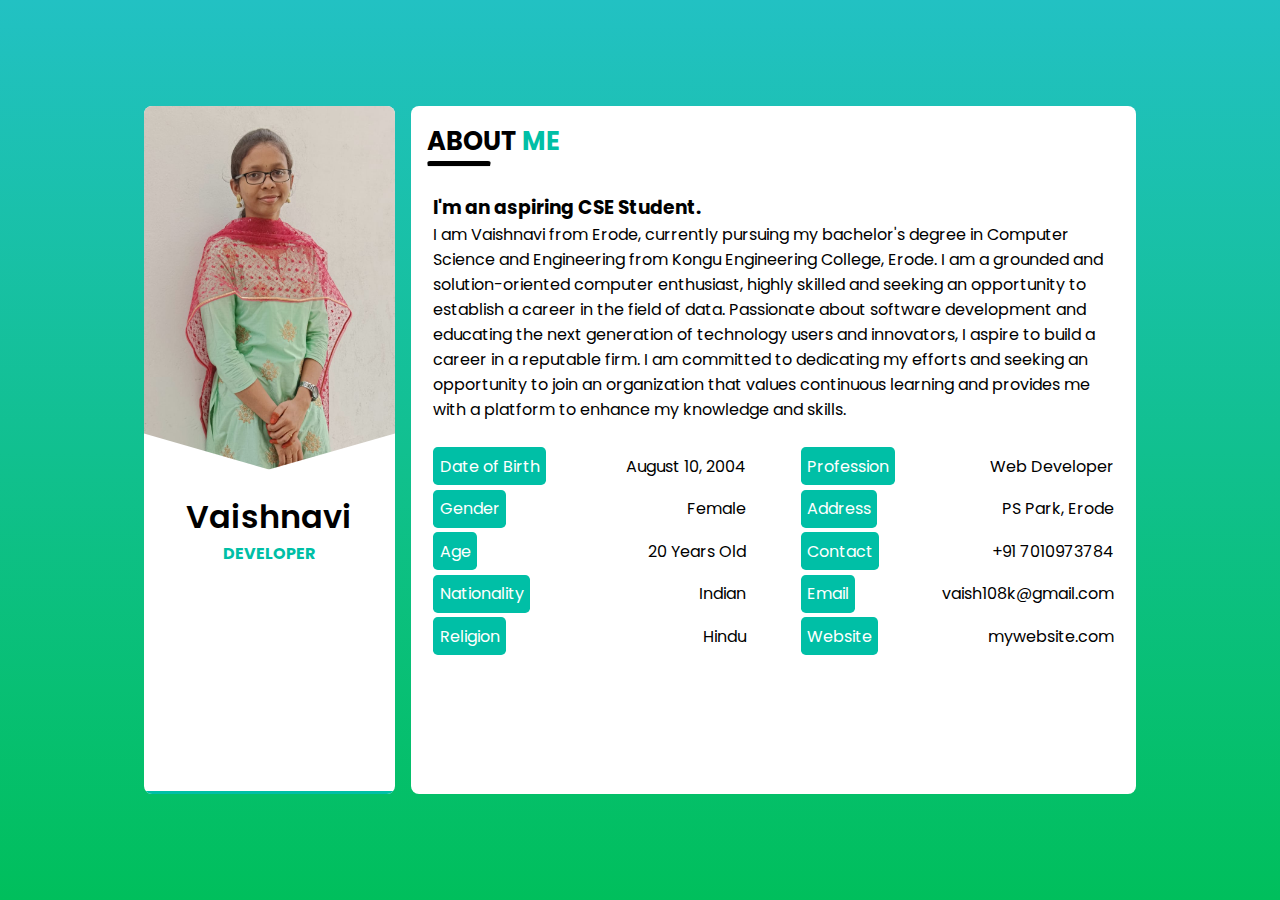
<file: index.html>
<!DOCTYPE html>
<html lang="en">

<head>
    <meta charset="UTF-8">
    <meta http-equiv="X-UA-Compatible" content="IE=edge">
    <meta name="viewport" content="width=device-width, initial-scale=1.0">


    <link rel="stylesheet" href="css/style.css">

  
    <link rel="shortcut icon" href="img/pro2.jpg" type="image/x-icon">

    <link rel="stylesheet" href="https://cdnjs.cloudflare.com/ajax/libs/font-awesome/6.0.0-beta3/css/all.min.css"
        integrity="sha512-Fo3rlrZj/k7ujTnHg4CGR2D7kSs0v4LLanw2qksYuRlEzO+tcaEPQogQ0KaoGN26/zrn20ImR1DfuLWnOo7aBA=="
        crossorigin="anonymous" referrerpolicy="no-referrer" />

    <title>Vaishfolio</title>
</head>

<body>
   
    <ul class="website_container">

        <!-- Global Menu -->
        <div id="global_menu_button_container">
            <p class="site_title">Vaishnavi_Karthikeyan</p>
            <i class="fa fa-bars" id="global_menu_button"></i>
        </div>

        <ul id="global_menu_items">
            <div>
                <i class="fa fa-close" id="global_menu_close_button"></i>
                <li><a href="index.html"><i class="fa fa-home"></i> About</a></li>
                <li><a href="resume.html"><i class="fas fa-file-alt"></i> Resume</a></li>
                <li><a href="projects.html"><i class="fas fa-pen-nib"></i> Projects</a></li>
                <li><a href="services.html"><i class="fas fa-cog"></i> Services</a></li>
                <li><a href="contact.html"><i class="fas fa-phone-square"></i> Contact</a></li>
                <li><a
                    href="./files/VK resume.pdf"
                    class="btn2"
                    target="_blank"
                    ><i class="fas fa-phone-square"></i> MY CV</a
                  ></li>
            </div>
        </ul>

        <!--x Global Menu x-->



        <!-- sidebar -->
        <div class="sidebar_container">
            <!-- Sidebar Image -->
            <div class="image">
                <img src="img/pro2.jpg" alt="John Roe">
                <div class="right_image_box"></div>
                <div class="left_image_box"></div>
            </div>

            <!-- sidebar Content -->
            <div class="sidebar_content">
                <!-- Long name can be applied so easily -->
                <h1>Vaishnavi</h1>
                <p>Developer</p>
                <!-- Social Medias -->
                <div class="social_media">
                    <a href="https://www.facebook.com/vaish1082004/"><i class="fab fa-facebook"></i></a>
                    <a href="https://github.com/Vaish228"><i class="fab fa-github"></i></a>
                    <a href="https://www.linkedin.com/in/vaishnavi-karthikeyan-315947257/"><i class="fab fa-linkedin"></i></a>
                </div>
            </div>

            <!-- Sidebar Buttom Menu -->
            <div class="sidebar_buttom_menu" id="sidebar_buttom_menu">
                <i class="fa fa-bars" id="sidebar_menu_icon"></i>
            </div>

            <!-- Sidebar Navigation -->
            <ul class="sidebar_navigation" id="sidebar_navigation">
                <li><a href="index.html" class="active">About</a></li>
                <li><a href="resume.html">Resume</a></li>
                <li><a href="projects.html">Projects</a></li>
                <li><a href="services.html">Services</a></li>
                <li><a href="contact.html">Contact</a></li>
                <li><a
                    href="./files/VK resume.pdf"
                    class="btn2"
                    target="_blank"
                    > My CV</a
                  ></li>

            </ul>

        </div>
        <!-- content -->
        <div class="content_container">
            <!-- About Page -->
            <div class="about_page">
                <h2 class="title">About <span>Me</span></h2>
                <hr class="line">
                <div class="about_content">
                    <p class="about_text"><h3>I'm an aspiring CSE Student.</h3>I am Vaishnavi from Erode, currently pursuing my bachelor's degree in Computer Science and Engineering from Kongu Engineering College, Erode. I am a grounded and solution-oriented computer enthusiast, highly skilled and seeking an opportunity to establish a career in the field of data.
                        Passionate about software development and educating the next generation of technology users and innovators, I aspire to build a career in a reputable firm. I am committed to dedicating my efforts and seeking an opportunity to join an organization that values continuous learning and provides me with a platform to enhance my knowledge and skills.</p>
                </div>
                <div class="about_profile">
                    <ul class="left_profile">
                        <li><span class="profile_title">Date of Birth</span><span>August 10, 2004</span></li>
                        <li><span class="profile_title">Gender</span><span>Female</span></li>
                        <li><span class="profile_title">Age</span><span>20 Years Old</span></li>
                        <li><span class="profile_title">Nationality</span><span>Indian</span></li>
                        <li><span class="profile_title">Religion</span><span>Hindu</span></li>
                    </ul>

                    <ul class="right_profile">
                        <li><span class="profile_title">Profession</span><span>Web Developer</span></li>
                        <li><span class="profile_title">Address</span><span>PS Park, Erode</span></li>
                        <li><span class="profile_title">Contact</span><span>+91 7010973784</span></li>
                        <li><span class="profile_title">Email</span><span>vaish108k@gmail.com</span></li>
                        <li><span class="profile_title">Website</span><span>mywebsite.com</span></li>
                       
                    </ul>
                </div>

            </div>
        </div>


        <script src="js/script.js"></script>
</body>

</html>
</file>
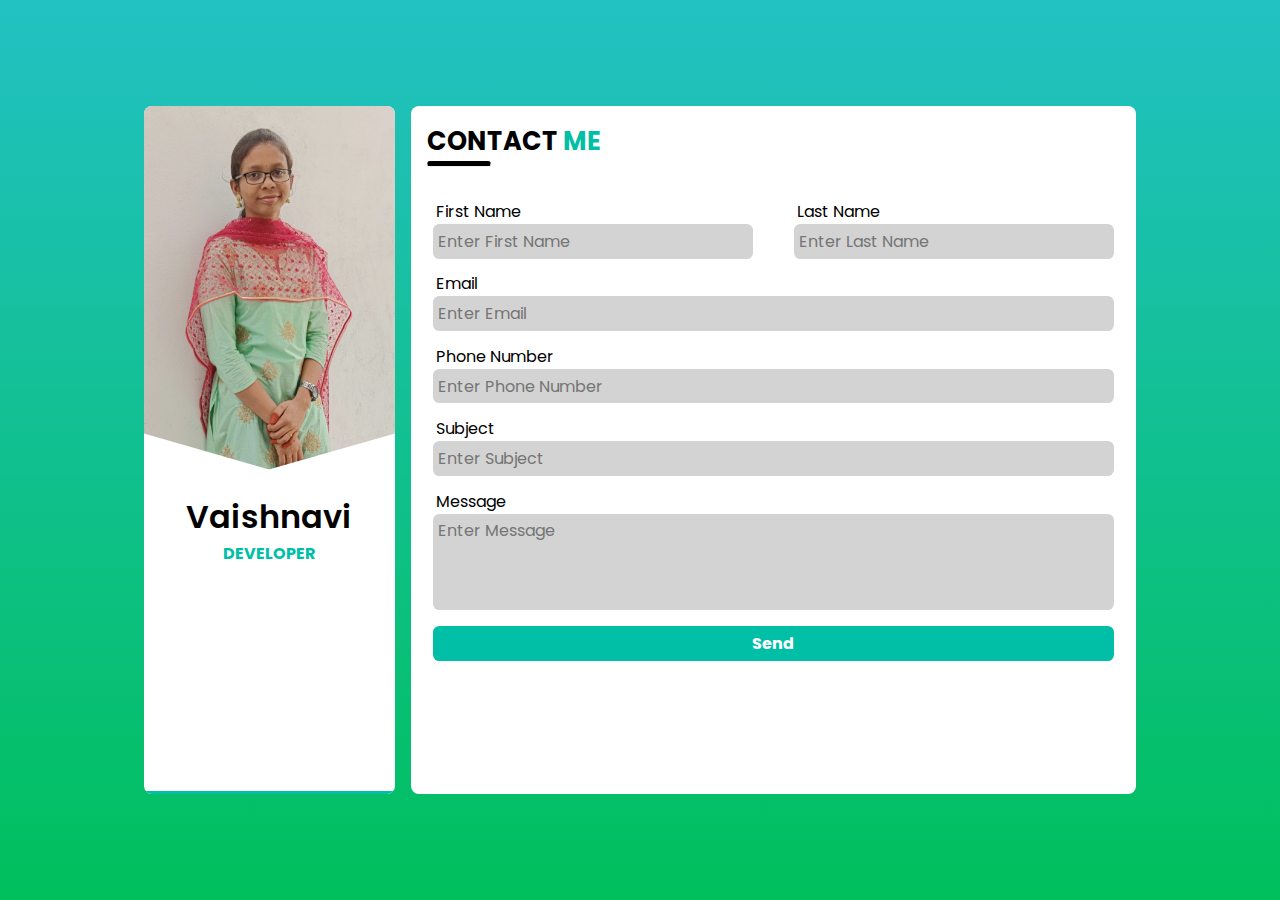
<file: contact.html>
<!DOCTYPE html>
<html lang="en">

<head>
    <meta charset="UTF-8">
    <meta http-equiv="X-UA-Compatible" content="IE=edge">
    <meta name="viewport" content="width=device-width, initial-scale=1.0">

    <!-- CSS file -->
    <link rel="stylesheet" href="css/style.css">

    <!-- Favicon -->
    <link rel="shortcut icon" href="img/pro2.jpg" type="image/x-icon">

    <!-- Fontawesome CDN -->
    <link rel="stylesheet" href="https://cdnjs.cloudflare.com/ajax/libs/font-awesome/6.0.0-beta3/css/all.min.css"
        integrity="sha512-Fo3rlrZj/k7ujTnHg4CGR2D7kSs0v4LLanw2qksYuRlEzO+tcaEPQogQ0KaoGN26/zrn20ImR1DfuLWnOo7aBA=="
        crossorigin="anonymous" referrerpolicy="no-referrer" />

    <title>Vaishfolio</title>
</head>

<body>
    <!-- Website Layout -->
    <div class="website_container">

        <!-- Global Menu -->
        <div id="global_menu_button_container">
            <p class="site_title">Vaishnavi_Karthikeyan</p>
            <i class="fa fa-bars" id="global_menu_button"></i>
        </div>

        <ul id="global_menu_items">
            <div>
                <i class="fa fa-close" id="global_menu_close_button"></i>
                <li><a href="index.html"><i class="fa fa-home"></i> About</a></li>
                <li><a href="resume.html"><i class="fas fa-file-alt"></i> Resume</a></li>
                <li><a href="projects.html"><i class="fas fa-pen-nib"></i> Projects</a></li>
                <li><a href="services.html"><i class="fas fa-cog"></i> Services</a></li>
                <li><a href="contact.html"><i class="fas fa-phone-square"></i> Contact</a></li>
                <li><a
                    href="./files/VK resume.pdf"
                    class="btn2"
                    target="_blank"
                    > My CV</a
                  ></li> 
            </div>
        </ul>

        <!--x Global Menu x-->

         <!-- sidebar -->
         <div class="sidebar_container">
            <!-- Sidebar Image -->
            <div class="image">
                <img src="img/pro2.jpg" alt="John Roe">
                <div class="right_image_box"></div>
                <div class="left_image_box"></div>
            </div>

            <!-- sidebar Content -->
            <div class="sidebar_content">
                <!-- Long name can be applied so easily -->
                <h1>Vaishnavi</h1>
                <p>Developer</p>
                <!-- Social Medias -->
                <div class="social_media">
                    <a href="https://www.facebook.com/vaish1082004/"><i class="fab fa-facebook"></i></a>
                    <a href="https://github.com/Vaish228"><i class="fab fa-github"></i></a>
                    <a href="https://www.linkedin.com/in/vaishnavi-karthikeyan-315947257/"><i class="fab fa-linkedin"></i></a>
                </div>
            </div>
            <!-- Sidebar Buttom Menu -->
            <div class="sidebar_buttom_menu" id="sidebar_buttom_menu">
                <i class="fa fa-bars" id="sidebar_menu_icon"></i>
            </div>

            <!-- Sidebar Navigation -->
            <ul class="sidebar_navigation" id="sidebar_navigation">
                <li><a href="index.html">About</a></li>
                <li><a href="resume.html">Resume</a></li>
                <li><a href="projects.html">Projects</a></li>
                <li><a href="services.html">Services</a></li>
                <li><a href="contact.html" class="active">Contact</a></li>
                <li><a
                    href="./files/VK resume.pdf"
                    class="btn2"
                    target="_blank"
                    > My CV</a
                  ></li>
            </ul>

        </div>
        <!-- content -->
        <div class="content_container">
            <!-- Contact Page -->
            <div class="contact_page">
                <h2 class="title">Contact <span>Me</span></h2>
                <hr class="line">
                <div class="contact_container">
                    <form action="post">
                        <div class="form_name_row">
                            <div class="left_form_row">
                                <label>First Name</label>
                                <input type="text" required placeholder="Enter First Name">
                            </div>
                            <div class="right_form_row">
                                <label>Last Name</label>
                                <input type="text" required placeholder="Enter Last Name">
                            </div>
                        </div>
                        <label>Email</label>
                        <input type="email" name="" id="" required placeholder="Enter Email">
                        <label>Phone Number</label>
                        <input type="text" name="" id="" required placeholder="Enter Phone Number">
                        <label>Subject</label>
                        <input type="text" name="" id="" required placeholder="Enter Subject">
                        <label>Message</label>
                        <textarea name="" id="" cols="30" rows="10" required placeholder="Enter Message"></textarea>
                        <input type="submit" value="Send" id="send_button">
                    </form>
                </div>
            </div>
        </div>
    </div>


    <script src="js/script.js"></script>
</body>

</html>
</file>
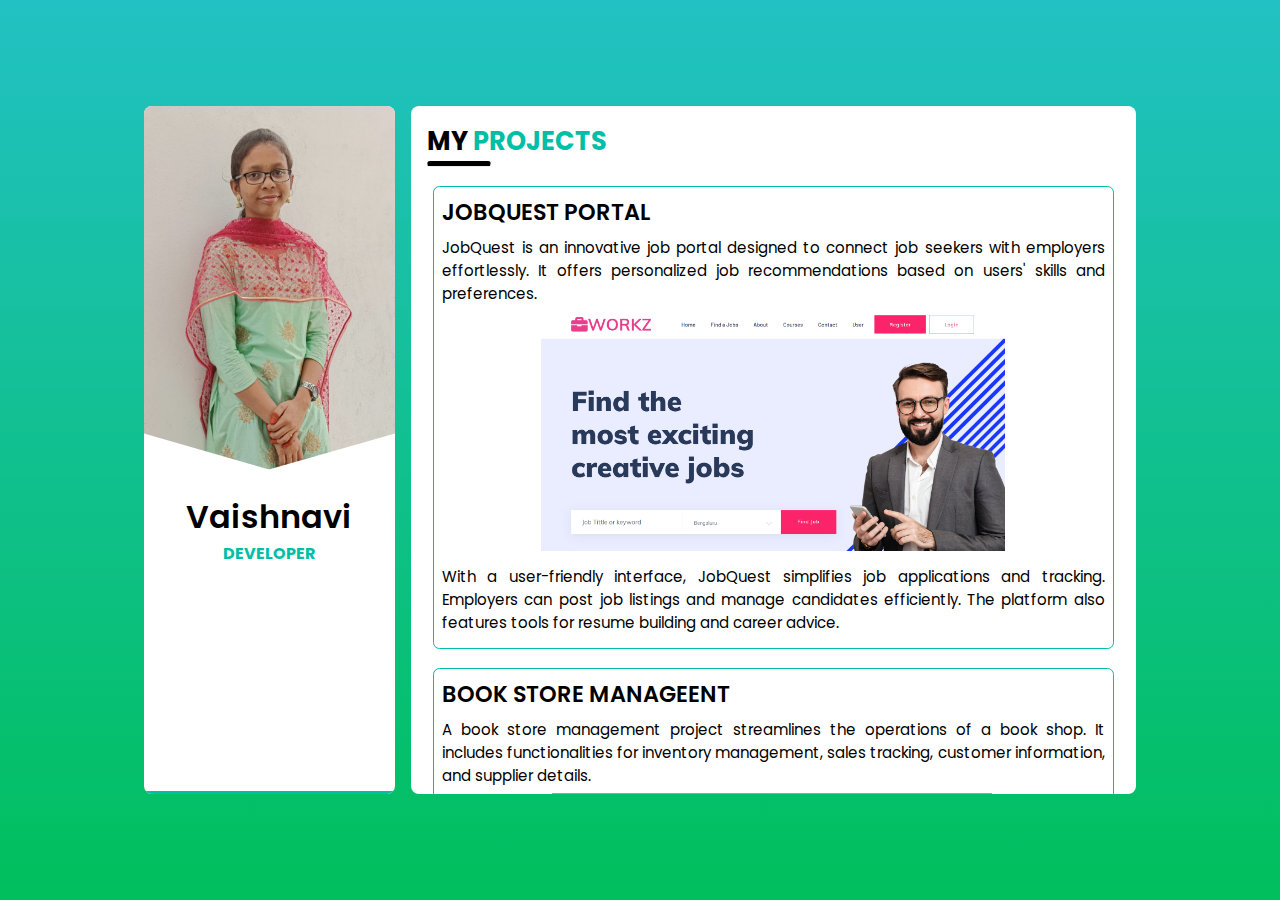
<file: projects.html>
<!DOCTYPE html>
<html lang="en">

<head>
    <meta charset="UTF-8">
    <meta http-equiv="X-UA-Compatible" content="IE=edge">
    <meta name="viewport" content="width=device-width, initial-scale=1.0">

    <!-- CSS file -->
    <link rel="stylesheet" href="css/style.css">

    <!-- Favicon -->
    <link rel="shortcut icon" href="img/pro2.jpg" type="image/x-icon">

    <!-- Fontawesome CDN -->
    <link rel="stylesheet" href="https://cdnjs.cloudflare.com/ajax/libs/font-awesome/6.0.0-beta3/css/all.min.css"
        integrity="sha512-Fo3rlrZj/k7ujTnHg4CGR2D7kSs0v4LLanw2qksYuRlEzO+tcaEPQogQ0KaoGN26/zrn20ImR1DfuLWnOo7aBA=="
        crossorigin="anonymous" referrerpolicy="no-referrer" />

    <title>Vaishfolio</title>
</head>

<body>
    <!-- Website Layout -->
    <div class="website_container">

        <!-- Global Menu -->
        <div id="global_menu_button_container">
            <p class="site_title">Vaishnavi_Karthikeyan</p>
            <i class="fa fa-bars" id="global_menu_button"></i>
        </div>

        <ul id="global_menu_items">
            <div>
                <i class="fa fa-close" id="global_menu_close_button"></i>
                <li><a href="index.html"><i class="fa fa-home"></i> About</a></li>
                <li><a href="resume.html"><i class="fas fa-file-alt"></i> Resume</a></li>
                <li><a href="projects.html"><i class="fas fa-pen-nib"></i> Projects</a></li>
                <li><a href="services.html"><i class="fas fa-cog"></i> Services</a></li>
                <li><a href="contact.html"><i class="fas fa-phone-square"></i> Contact</a></li>
                <li><a
                    href="./files/VK resume.pdf"
                    class="btn2"
                    target="_blank"
                    > My CV</a
                  ></li>
            </div>
        </ul>

        <!--x Global Menu x-->

         <!-- sidebar -->
         <div class="sidebar_container">
            <!-- Sidebar Image -->
            <div class="image">
                <img src="img/pro2.jpg" alt="John Roe">
                <div class="right_image_box"></div>
                <div class="left_image_box"></div>
            </div>

            <!-- sidebar Content -->
            <div class="sidebar_content">
                <!-- Long name can be applied so easily -->
                <h1>Vaishnavi</h1>
                <p>Developer</p>
                <!-- Social Medias -->
                <div class="social_media">
                    <a href="https://www.facebook.com/vaish1082004/"><i class="fab fa-facebook"></i></a>
                    <a href="https://github.com/Vaish228"><i class="fab fa-github"></i></a>
                    <a href="https://www.linkedin.com/in/vaishnavi-karthikeyan-315947257/"><i class="fab fa-linkedin"></i></a>
                </div>
            </div>
            <!-- Sidebar Buttom Menu -->
            <div class="sidebar_buttom_menu" id="sidebar_buttom_menu">
                <i class="fa fa-bars" id="sidebar_menu_icon"></i>
            </div>

            <!-- Sidebar Navigation -->
            <ul class="sidebar_navigation" id="sidebar_navigation">
                <li><a href="index.html">About</a></li>
                <li><a href="resume.html">Resume</a></li>
                <li><a href="projects.html" class="active">Projects</a></li>
                <li><a href="services.html">Services</a></li>
                <li><a href="contact.html">Contact</a></li>
                <li><a
                    href="./files/VK resume.pdf"
                    class="btn2"
                    target="_blank"
                    > My CV</a
                  ></li>
            </ul>

        </div>
        <!-- content -->
        <div class="content_container">
            <!-- Blogs Page -->
            <div class="blogs_page">
                <h2 class="title">My <span>Projects</span></h2>
                <hr class="line">
                <div class="blogs_container">
                    <!-- Single Blog -->
                   

                    <!-- Single Blog -->
                    <div class="blog_box">
                        <h2 class="blog_title">JOBQUEST PORTAL</h2>
                        <p class="blog_text">JobQuest is an innovative job portal designed to connect job seekers with employers effortlessly. It offers personalized job recommendations based on users' skills and preferences.
                        </p>
                        <center><a href="https://github.com/Vaish228/Jobquest"><img src="img/Screenshot (183).png" alt="Blog 2" class="blog_image"></a></center>
                        <p class="blog_text">With a user-friendly interface, JobQuest simplifies job applications and tracking. Employers can post job listings and manage candidates efficiently. The platform also features tools for resume building and career advice.

                        </p>
                    </div>

                    <!-- Single Blog -->
                    <div class="blog_box">
                        <h2 class="blog_title">BOOK STORE MANAGEENT</h2>
                        <p class="blog_text">A book store management project streamlines the operations of a book shop. It includes functionalities for inventory management, sales tracking, customer information, and supplier details. </p>
                            <center><img src="img/Screenshot (186).png" alt="Blog 3" class="blog_image"><a href="https://github.com/Vaish228/Jobquest"></a></center>
                        <p class="blog_text">The system helps manage book stock levels, process transactions, and generate reports. It enhances efficiency, reduces manual errors, and provides a better customer experience. Overall, it simplifies the day-to-day operations of running a book store.</p>
                    </div>

                    <div class="blog_box">
                        <h2 class="blog_title">EXPENSE MANAGEMENT</h2>
                        <p class="blog_text">An expenses management project helps track and control spending by recording, categorizing, and analyzing expenses. It offers features like budgeting, expense categorization, and financial reporting. </p>
                            <center><img src="img/Screenshot (181).png" alt="Blog 1" class="blog_image"></center>
                        <p class="blog_text">The system aims to improve financial efficiency and reduce unnecessary costs. Users can monitor their spending habits and make informed financial decisions. The project can be tailored for personal use or integrated into business operations.</p>
                    </div>

                    <div class="blog_box">
                        <h2 class="blog_title">FRUIT SHOP LANDING PAGE</h2>
                        <p class="blog_text">
                            A fruit shop landing page showcases fresh produce with a vibrant and inviting design. It features a clean layout with colorful images of fruits, highlighting specials and promotions. </p>
                            <center><a href ="https://github.com/Vaish228/Landing-Page.git"><img src="img/Screenshot (184).png" alt="Blog 1" class="blog_image"></a></center>
                        <p class="blog_text">The navigation is user-friendly, directing customers to different sections like fruits, offers, and contact information. The page is styled with CSS to ensure a visually appealing and responsive design.</p>
                    </div>

                    <div class="blog_box">
                        <h2 class="blog_title">SMART WATER TAX CALCULATION METER</h2>
                        <p class="blog_text">
                            A smart water tax calculation meter can be built using Arduino IoT, a water valve, and some jump wires. The Arduino monitors water usage through sensors and controls the valve to manage flow. </p>
                            <center><img src="img/Screenshot (182).png" alt="Blog 1" class="blog_image"></center>
                        <p class="blog_text"> It calculates the water tax based on usage data, sending real-time information to a connected device. This system ensures accurate billing and efficient water management. Simple components and coding make it a cost-effective solution.</p>
                    </div>

                    <div class="blog_box">
                        <h2 class="blog_title">BASIC SIGNUP FORM</h2>
                        <p class="blog_text">A signup form using the MERN stack (MongoDB, Express.js, React, and Node.js) enables users to create accounts efficiently. React handles the front-end form input and validation, providing a dynamic user experience.</p>
                            <center><a href="https://github.com/Vaish228/Signup.git"><img src="img/Screenshot (187).png" alt="Blog 1" class="blog_image"></a></center>
                        <p class="blog_text">Express.js and Node.js manage the backend, processing form data and interacting with the MongoDB database to store user credentials securely. This combination ensures a scalable, responsive, and robust signup process. The MERN stack's seamless integration enhances both performance and development speed.</p>
                    </div>
                    <div class="blog_box">
                        <h2 class="blog_title">JOB PORTAL UI</h2>
                        <p class="blog_text">The Job Portal UI designed in Figma offers a sleek, user-friendly interface. It features intuitive navigation for job seekers and employers, a responsive design for seamless use across devices, and interactive elements for job search, application tracking, and profile management.</p>
                            <center><a href="https://www.figma.com/design/F0pDo14RUrqwcDJsqFcSDE/Untitled?node-id=0-1&t=DL43SXemrnZnprCd-1"><img src="img/Screenshot(188).png" alt="Blog 1" class="blog_image"></a></center>
                        <p class="blog_text">The design incorporates modern aesthetics with clear call-to-action buttons and a streamlined layout to enhance the user experience. Real-time collaboration in Figma ensures efficient feedback and iteration cycles.
                        </p>
                    </div>
                    <div class="blog_box">
                        <h2 class="blog_title">VEHICLE RENTAL SERVICE UI</h2>
                        <p class="blog_text">The vehicle rental service UI, designed in Figma, features an intuitive interface with a user-friendly booking system. It includes a searchable catalog of available vehicles, complete with images, descriptions, and pricing details.</p>
                            <center><a href="https://www.figma.com/design/6VseBYIqOYkxioWDLxVnyo/Untitled?node-id=0-1&t=afSBR1W2njNTHtYm-1"><img src="img/Screenshot(190).png" alt="Blog 1" class="blog_image"></a></center>
                        <p class="blog_text">Users can easily filter by vehicle type, rental duration, and location. The design also incorporates seamless reservation and payment processes. Additionally, it provides account management options for tracking rentals and viewing past bookings.</p>
                    </div>
                    <div class="blog_box">
                        <h2 class="blog_title">BOOK APP UI</h2>
                        <p class="blog_text">The Book App UI, designed in Figma, offers a sleek and intuitive interface for browsing, reading, and managing books. The home screen features personalized recommendations and trending titles.</p>
                            <center><a href="https://www.figma.com/design/sg4PKGKzljnpnTx5WRGkWP/CAT-2?node-id=0-1&t=w3QtUXuYUAL0wskY-1"><img src="img/Screenshot(189).png" alt="Blog 1" class="blog_image"></a></center>
                        <p class="blog_text">Users can easily search, filter, and categorize books into collections. The reading interface includes customizable settings for a comfortable experience. Seamless navigation and minimalistic design ensure a user-friendly and visually appealing app.
                        </p>
                    </div>
                    
                    <div class="blog_box">
                        <h2 class="blog_title">CGPA CALCULATOR</h2>
                        <p class="blog_text">A CGPA calculator can be developed using HTML, CSS, and JavaScript. The HTML structure provides input fields for grades and credits, while CSS styles the user interface for a visually appealing layout. </p>
                            <center><a href="https://github.com/Vaish228/CGPA-calculator"><img src="img/Screenshot (185).png" alt="Blog 1" class="blog_image"></a></center>
                        <p class="blog_text">JavaScript handles the logic to calculate the CGPA by processing the entered grades and credits, displaying the result instantly. This web-based tool offers students a convenient way to compute their CGPA accurately and efficiently. The project showcases fundamental web development skills.
                        </p>
                    </div>

                </div>
            </div>
        </div>
    </div>


    <script src="js/script.js"></script>
</body>

</html>
</file>
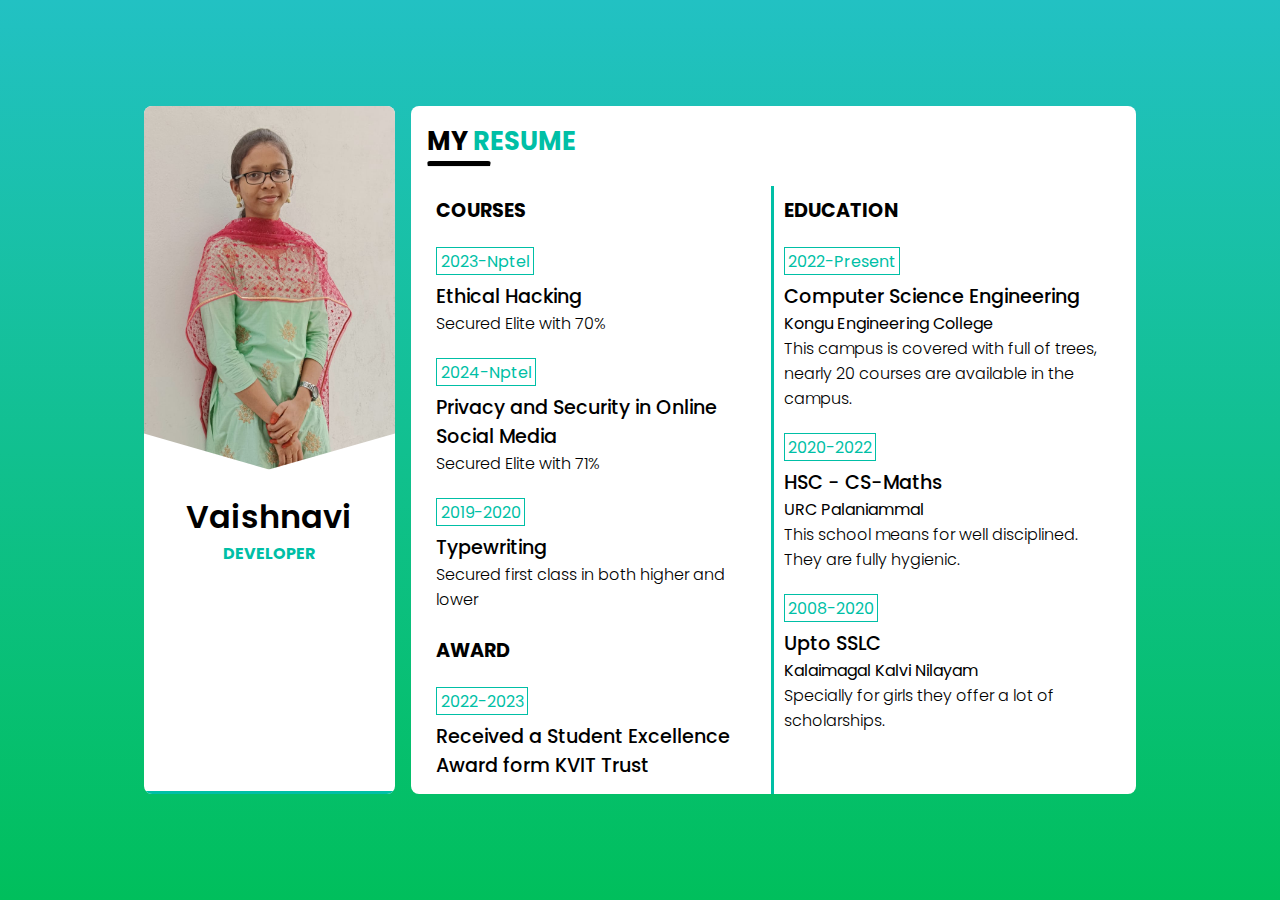
<file: resume.html>
<!DOCTYPE html>
<html lang="en">

<head>
    <meta charset="UTF-8">
    <meta http-equiv="X-UA-Compatible" content="IE=edge">
    <meta name="viewport" content="width=device-width, initial-scale=1.0">

    <!-- CSS file -->
    <link rel="stylesheet" href="css/style.css">

    <!-- Favicon -->
    <link rel="shortcut icon" href="img/pro2.jpg" type="image/x-icon">

    <!-- Fontawesome CDN -->
    <link rel="stylesheet" href="https://cdnjs.cloudflare.com/ajax/libs/font-awesome/6.0.0-beta3/css/all.min.css"
        integrity="sha512-Fo3rlrZj/k7ujTnHg4CGR2D7kSs0v4LLanw2qksYuRlEzO+tcaEPQogQ0KaoGN26/zrn20ImR1DfuLWnOo7aBA=="
        crossorigin="anonymous" referrerpolicy="no-referrer" />

    <title>Vaishfolio</title>
</head>

<body>
    <!-- Website Layout -->
    <div class="website_container">

        <!-- Global Menu -->
        <div id="global_menu_button_container">
            <p class="site_title">Vaishnavi_Karthikeyan</p>
            <i class="fa fa-bars" id="global_menu_button"></i>
        </div>

        <ul id="global_menu_items">
            <div>
                <i class="fa fa-close" id="global_menu_close_button"></i>
                <li><a href="index.html"><i class="fa fa-home"></i> About</a></li>
                <li><a href="resume.html"><i class="fas fa-file-alt"></i> Resume</a></li>
                <li><a href="projects.html"><i class="fas fa-pen-nib"></i> Projects</a></li>
                <li><a href="services.html"><i class="fas fa-cog"></i> Services</a></li>
                <li><a href="contact.html"><i class="fas fa-phone-square"></i> Contact</a></li>
                <li><a
                    href="./files/VK resume.pdf"
                    class="btn2"
                    target="_blank"
                    > My CV</a
                  ></li>
            </div>
        </ul>

        <!--x Global Menu x-->

        <!-- sidebar -->
        <div class="sidebar_container">
            <!-- Sidebar Image -->
            <div class="image">
                <img src="img/pro2.jpg" alt="John Roe">
                <div class="right_image_box"></div>
                <div class="left_image_box"></div>
            </div>

            <!-- sidebar Content -->
            <div class="sidebar_content">
                <!-- Long name can be applied so easily -->
                <h1>Vaishnavi</h1>
                <p>Developer</p>
                <!-- Social Medias -->
                <div class="social_media">
                    <a href="https://www.facebook.com/vaish1082004/"><i class="fab fa-facebook"></i></a>
                    <a href="https://github.com/Vaish228"><i class="fab fa-github"></i></a>
                    <a href="https://www.linkedin.com/in/vaishnavi-karthikeyan-315947257/"><i class="fab fa-linkedin"></i></a>
                </div>
            </div>
            <!-- Sidebar Buttom Menu -->
            <div class="sidebar_buttom_menu" id="sidebar_buttom_menu">
                <i class="fa fa-bars" id="sidebar_menu_icon"></i>
            </div>

            <!-- Sidebar Navigation -->
            <ul class="sidebar_navigation" id="sidebar_navigation">
                <li><a href="index.html">About</a></li>
                <li><a href="resume.html" class="active">Resume</a></li>
                <li><a href="projects.html">Projects</a></li>
                <li><a href="services.html">Services</a></li>
                <li><a href="contact.html">Contact</a></li>
                <li><a
                    href="./files/VK resume.pdf"
                    class="btn2"
                    target="_blank"
                    > My CV</a
                  ></li>
            </ul>

        </div>
        <!-- content -->
        <div class="content_container">
            <!-- Resume Page -->
            <div class="resume_page">
                <h2 class="title">My <span>Resume</span></h2>
                <hr class="line">
                <div class="resume_container">
                    <!-- Experience container -->
                    <div class="left_resume">
                        <h2 class="resume_title"><i class="fa fa-suitcase"></i>Courses</h2>
                        <div class="resume_box">
                            <span class="resume_date">2023-Nptel</span>
                            <p class="resume_box_title">Ethical Hacking</p>
                            <p class="resume_text">Secured Elite with 70%</p>
                        </div>

                        <div class="resume_box">
                            <span class="resume_date">2024-Nptel</span>
                            <p class="resume_box_title">Privacy and Security in Online Social Media</p>
                            <p class="resume_text">Secured Elite with 71%</p>
                        </div>

                        <div class="resume_box">
                            <span class="resume_date">2019-2020</span>
                            <p class="resume_box_title">Typewriting</p>
                            <p class="resume_text">Secured first class in both higher and lower</p>
                        </div>
                        <h2 class="resume_title"><i class="fa fa-award"></i>Award</h2>
                        <div class="resume_box">
                            <span class="resume_date">2022-2023</span>
                            <p class="resume_box_title">Received a Student Excellence Award form KVIT Trust</p>
                        </div>
                    </div>

                    <!-- Education Container -->
                    <div class="right_resume">
                        <h2 class="resume_title"><i class="fas fa-book-open"></i> Education</h2>
                        <div class="resume_box">
                            <span class="resume_date">2022-Present</span>
                            <p class="resume_box_title">Computer Science Engineering</p>
                            <p class="resume_conpany">Kongu Engineering College</p>
                            <p class="resume_text">This campus is covered with full of trees, nearly 20 courses are available in the campus.</p>
                            
                        </div>

                        <div class="resume_box">
                            <span class="resume_date">2020-2022</span>
                            <p class="resume_box_title">HSC - CS-Maths</p>
                            <p class="resume_conpany">URC Palaniammal </p>
                            <p class="resume_text">This school means for well disciplined. They are fully hygienic.</p>
                        </div>

                        <div class="resume_box">
                            <span class="resume_date">2008-2020</span>
                            <p class="resume_box_title">Upto SSLC</p>
                            <p class="resume_conpany">Kalaimagal Kalvi Nilayam </p>
                            <p class="resume_text">Specially for girls they offer a lot of scholarships.</p>
                        </div>
                    </div>

                </div>

                <h2 class="title">My <span>Skills</span></h2>
                <hr class="line">
                <!-- Skill Container -->
                <div class="resume_container">
                    <div class="left_resume">
                        <h2 class="resume_title"><i class="fas fa-pencil-ruler"></i> Technology</h2>
                        <div class="skill_box">
                            <h2 class="skill_title">Web Design</h2>
                            <div class="skill_line_container">
                                <div class="skill_line" style="width: 60%;"></div>
                            </div>
                        </div>
                        <div class="skill_box">
                            <h2 class="skill_title">Data Management</h2>
                            <div class="skill_line_container">
                                <div class="skill_line" style="width: 70%;"></div>
                            </div>
                        </div>
                        <div class="skill_box">
                            <h2 class="skill_title">Devops</h2>
                            <div class="skill_line_container">
                                <div class="skill_line" style="width: 70%;"></div>
                            </div>
                        </div>
                        <div class="skill_box">
                            <h2 class="skill_title">Flutter</h2>
                            <div class="skill_line_container">
                                <div class="skill_line" style="width: 30%;"></div>
                            </div>
                        </div>

                        <div class="skill_box">
                            <h2 class="skill_title">Figma</h2>
                            <div class="skill_line_container">
                                <div class="skill_line" style="width: 89%;"></div>
                            </div>
                        </div>

                    </div>
                    <div class="right_resume">
                        <h2 class="resume_title"><i class="fas fa-code"></i> Coding</h2>
                        <div class="skill_box">
                            <h2 class="skill_title">Java/C</h2>
                            <div class="skill_line_container">
                                <div class="skill_line" style="width: 80%;"></div>
                            </div>
                        </div>

                        <div class="skill_box">
                            <h2 class="skill_title">C++/Python</h2>
                            <div class="skill_line_container">
                                <div class="skill_line" style="width: 60%;"></div>
                            </div>
                        </div>

                        <div class="skill_box">
                            <h2 class="skill_title">HTML/CSS/JS</h2>
                            <div class="skill_line_container">
                                <div class="skill_line" style="width: 75%;"></div>
                            </div>
                        </div>
                    </div>
                </div>
            </div>
        </div>
    </div>


    <script src="js/script.js"></script>
</body>

</html>
</file>
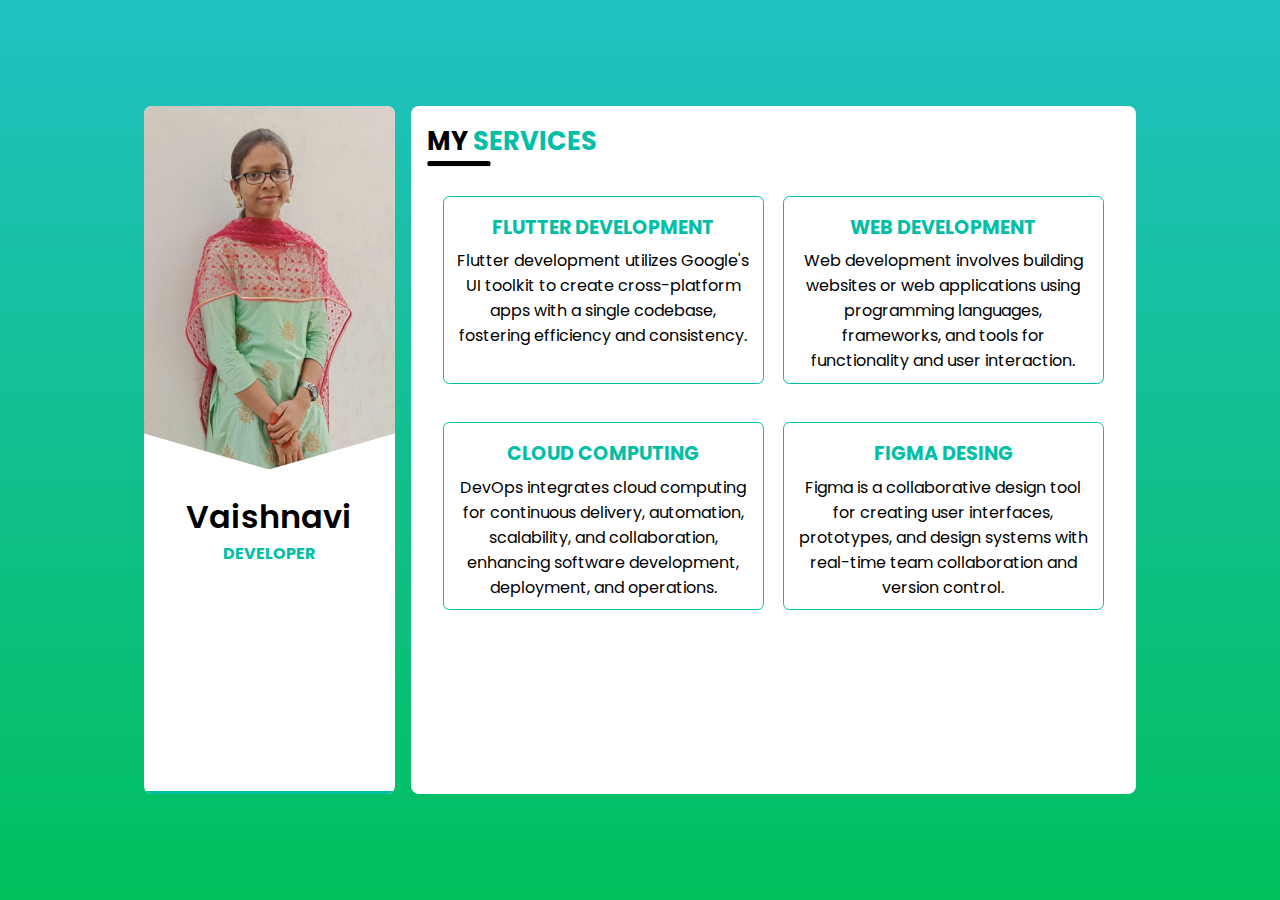
<file: services.html>
<!DOCTYPE html>
<html lang="en">

<head>
    <meta charset="UTF-8">
    <meta http-equiv="X-UA-Compatible" content="IE=edge">
    <meta name="viewport" content="width=device-width, initial-scale=1.0">

    <!-- CSS file -->
    <link rel="stylesheet" href="css/style.css">

    <!-- Favicon -->
    <link rel="shortcut icon" href="img/pro2.jpg" type="image/x-icon">

    <!-- Fontawesome CDN -->
    <link rel="stylesheet" href="https://cdnjs.cloudflare.com/ajax/libs/font-awesome/6.0.0-beta3/css/all.min.css"
        integrity="sha512-Fo3rlrZj/k7ujTnHg4CGR2D7kSs0v4LLanw2qksYuRlEzO+tcaEPQogQ0KaoGN26/zrn20ImR1DfuLWnOo7aBA=="
        crossorigin="anonymous" referrerpolicy="no-referrer" />

    <title>Vaishfolio</title>
</head>

<body>
    <!-- Website Layout -->
    <div class="website_container">

        <!-- Global Menu -->
        <div id="global_menu_button_container">
            <p class="site_title">Vaishnavi_Karthikeyan</p>
            <i class="fa fa-bars" id="global_menu_button"></i>
        </div>

        <ul id="global_menu_items">
            <div>
                <i class="fa fa-close" id="global_menu_close_button"></i>
                <li><a href="index.html"><i class="fa fa-home"></i> About</a></li>
                <li><a href="resume.html"><i class="fas fa-file-alt"></i> Resume</a></li>
                <li><a href="projects.html"><i class="fas fa-pen-nib"></i> Projects</a></li>
                <li><a href="services.html"><i class="fas fa-cog"></i> Services</a></li>
                <li><a href="contact.html"><i class="fas fa-phone-square"></i> Contact</a></li>
                <li><a
                    href="./files/VK resume.pdf"
                    class="btn2"
                    target="_blank"
                    > My CV</a
                  ></li>
            </div>
        </ul>

        <!--x Global Menu x-->

        <!-- sidebar -->
        <div class="sidebar_container">
            <!-- Sidebar Image -->
            <div class="image">
                <img src="img/pro2.jpg" alt="John Roe">
                <div class="right_image_box"></div>
                <div class="left_image_box"></div>
            </div>

            <!-- sidebar Content -->
            <div class="sidebar_content">
                <!-- Long name can be applied so easily -->
                <h1>Vaishnavi</h1>
                <p>Developer</p>
                <!-- Social Medias -->
                <div class="social_media">
                    <a href="https://www.facebook.com/vaish1082004/"><i class="fab fa-facebook"></i></a>
                    <a href="https://github.com/Vaish228"><i class="fab fa-github"></i></a>
                    <a href="https://www.linkedin.com/in/vaishnavi-karthikeyan-315947257/"><i class="fab fa-linkedin"></i></a>
                </div>
            </div>
            <!-- Sidebar Buttom Menu -->
            <div class="sidebar_buttom_menu" id="sidebar_buttom_menu">
                <i class="fa fa-bars" id="sidebar_menu_icon"></i>
            </div>

            <!-- Sidebar Navigation -->
            <ul class="sidebar_navigation" id="sidebar_navigation">
                <li><a href="index.html">About</a></li>
                <li><a href="resume.html">Resume</a></li>
                <li><a href="projects.html">Projects</a></li>
                <li><a href="services.html" class="active">Services</a></li>
                <li><a href="contact.html">Contact</a></li>
                <li><a
                    href="./files/VK resume.pdf"
                    class="btn2"
                    target="_blank"
                    > My CV</a
                  ></li>
            </ul>

        </div>
        <!-- content -->
        <div class="content_container">
            <!-- Services Page -->
            <div class="services_page">
                <h2 class="title">My <span>Services</span></h2>
                <hr class="line">
                <!-- Services Row -->
                <div class="services_container">
                    <div class="services_box">
                        <i class="fas fa-tablet-alt"></i>
                        <h3 class="services_title">Flutter Development</h3>
                        <p class="services_text">Flutter development utilizes Google's UI toolkit to create cross-platform apps with a single codebase, fostering efficiency and consistency. </p>
                    </div>
                    <div class="services_box">
                        <i class="fas fa-globe"></i>
                        <h3 class="services_title">Web Development</h3>
                        <p class="services_text">Web development involves building websites or web applications using programming languages, frameworks, and tools for functionality and user interaction. </p>
                    </div>
                </div>

                <div class="services_container">
                    <div class="services_box">
                        <i class="fas fa-pencil-ruler"></i>
                        <h3 class="services_title">Cloud Computing</h3>
                        <p class="services_text">DevOps integrates cloud computing for continuous delivery, automation, scalability, and collaboration, enhancing software development, deployment, and operations.</p>
                    </div>
                    <div class="services_box">
                        <i class="fab fa-figma"></i>
                        <h3 class="services_title">Figma Desing</h3>
                        <p class="services_text">
                            Figma is a collaborative design tool for creating user interfaces, prototypes, and design systems with real-time team collaboration and version control. </p>
                    </div>
                  
                </div>
            </div>
        </div>
    </div>


    <script src="js/script.js"></script>
</body>

</html>
</file>
<file: css/style.css>
/* Google Font */
@import url("https://fonts.googleapis.com/css2?family=Poppins:ital,wght@0,100;0,200;0,300;0,400;0,500;0,600;0,700;0,800;0,900;1,100;1,200;1,300;1,400;1,500;1,600;1,700;1,800;1,900&display=swap");

/* CSS Reset */
* {
    padding: 0;
    margin: 0;
    box-sizing: border-box;
    scroll-behavior: smooth;
    font-family: "Poppins", sans-serif;
}

/* CSS Variables */
:root {
    --brand-color: #00bfa6;
    --linear-back: Linear-gradient(180deg,
            rgba(34, 193, 195, 1) 0%,
            rgba(0, 191, 92, 1) 100%);
}

a {
    text-decoration: none;
    color: black;
}

li {
    list-style: none;
}

/* CSS in Body */
body {
    height: 100vh;
    width: 100vw;
    background: var(--linear-back);
    display: flex;
    align-items: center;
    justify-content: center;
}

.website_container {
    width: 80%;
    height: 80%;
    display: flex;
    padding: 1rem;
    position: relative;
}

/* Sidebar */
.website_container .sidebar_container {
    width: 35%;
    height: 100%;
    background-color: white;
    margin-right: 1rem;
    border-radius: 0.5rem;
    overflow: hidden;
    position: relative;
}

.sidebar_container .image {
    height: 56%;
    width: 100%;
    position: relative;
}

.sidebar_container .image img {
    width: 100%;
    height: 100%;
    object-fit: cover;
    object-position: top;
}

.sidebar_container .image .right_image_box {
    width: 70%;
    height: 100px;
    background-color: white;
    position: absolute;
    bottom: -3.5rem;
    left: -3rem;
    transform: rotate(16deg);
}

.sidebar_container .image .left_image_box {
    width: 70%;
    height: 100px;
    background-color: white;
    position: absolute;
    bottom: -3.5rem;
    right: -3rem;
    transform: rotate(-16deg);
}

.sidebar_container .sidebar_content {
    position: absolute;
    width: 100%;
    margin-top: -0.3rem;
    text-align: center;
    padding: 0.4rem;
}

.sidebar_container .sidebar_content h1 {
    color: black;
    font-size: 2rem;
    font-weight: 600;
}

.sidebar_container .sidebar_content p {
    color: var(--brand-color);
    font-size: 1rem;
    text-transform: uppercase;
    font-weight: 700;
}

.sidebar_container .sidebar_content .social_media {
    margin-top: 1rem;
}

.sidebar_container .sidebar_content .social_media a {
    font-size: 1.8rem;
    margin: 0.4rem;
    color: black;
}

.sidebar_container .sidebar_content .social_media a:hover {
    color: var(--brand-color);
    transition: 0.3s;
}

.sidebar_container .sidebar_buttom_menu {
    position: absolute;
    border-top: 0.2rem solid var(--brand-color);
    width: 100%;
    font-size: 1.6rem;
    left: 0;
    bottom: 0;
    text-align: center;
    cursor: pointer;
    z-index: 3;
}

.sidebar_container .sidebar_buttom_menu:hover {
    color: var(--brand-color);
    transition: 0.3s;
}

/* Sidebar Navigation */
.sidebar_container .sidebar_navigation {
    position: absolute;
    top: 0;
    left: -100%;
    width: 100%;
    height: 100%;
    background-color: white;
    display: flex;
    flex-direction: column;
    align-items: center;
    justify-content: center;
    font-size: 2rem;
    z-index: 2;
    transition: left 0.3s;
}

.sidebar_container .sidebar_navigation li {
    margin: 0.3rem 0;
}

.sidebar_container .sidebar_navigation li a:hover,
.sidebar_container .sidebar_navigation .active {
    color: var(--brand-color);
    transition: 0.3s;
    font-weight: bold;
}

/* Content */
.website_container .content_container {
    width: 100%;
    height: 100%;
    background-color: white;
    border-radius: 0.5rem;
    padding: 1rem;
    overflow-y: scroll;
}

.content_container::-webkit-scrollbar {
    width: 0.2rem;
}

.content_container::-webkit-scrollbar-thumb {
    width: 0.2rem;
    background-color: gray;
    border-radius: 0.2rem;
}

/* About Page */

.title {
    font-size: 1.6rem;
    text-transform: uppercase;
}

.title span {
    color: var(--brand-color);
}

.line {
    width: 4rem;
    border-top: 0.35rem solid black;
    border-radius: 0.5rem;
}

.about_page .about_content {
    margin-top: 1.2rem;
    padding: 0.4rem;
    margin-bottom: 0.5rem;
}

.about_page .about_content p {
    font-size: 1rem;
    text-align: justify;
}

.about_profile {
    display: flex;
    justify-content: space-between;
    padding: 0.4rem;
}

.about_profile .left_profile {
    width: 46%;
}

.about_profile .left_profile li {
    display: flex;
    justify-content: space-between;
    align-items: center;
    margin: 0.3rem 0;
    font-size: 1rem;
}

.about_profile .right_profile {
    width: 46%;
}

.about_profile .right_profile li {
    display: flex;
    justify-content: space-between;
    margin: 0.3rem 0;
    align-items: center;
    font-size: 1rem;
}

li .profile_title {
    padding: 0.4rem;
    background-color: var(--brand-color);
    color: white;
    border-radius: 0.3rem;
}

/* Resume Page */
.resume_page .resume_container {
    margin: 1.2rem 0;
    display: flex;
}

.left_resume {
    width: 100%;
    padding: 0.6rem;
    border-right: 0.2rem solid var(--brand-color);
}

.right_resume {
    width: 100%;
    padding: 0.6rem;
}

.resume_title {
    font-size: 1.2rem;
    text-transform: uppercase;
    font-weight: 700;
    margin-bottom: 1rem;
}

.resume_title i {
    color: var(--brand-color);
}

.resume_box {
    margin: 1.5rem 0;
}

.resume_box .resume_date {
    font-size: 1rem;
    border: 0.1rem solid var(--brand-color);
    padding: 0.1rem 0.2rem;
    color: var(--brand-color);
}

.resume_box .resume_box_title {
    margin-top: 0.5rem;
    font-size: 1.2rem;
    font-weight: 500;
}

.resume_box .resume_company {
    font-size: 1rem;
}

.resume_box .resume_text {
    font-size: 1rem;
    font-weight: 300;
}

/* Skills Container */

.skill_box .skill_title {
    font-size: 1.2rem;
    font-weight: 500;
}

.skill_box {
    margin: 1rem 0;
}

.skill_box .skill_line_container {
    height: 0.8rem;
    width: 100%;
    background-color: lightgray;
    border-radius: 0.4rem;
    overflow: hidden;
}

.skill_box .skill_line {
    background-color: var(--brand-color);
    height: 0.8rem;
}

/* Blogs Page */
.blogs_page .blogs_container {
    margin: 0.4rem;
}

.blog_box {
    margin-top: 1.2rem;
    border: 0.1rem solid var(--brand-color);
    padding: 0.5rem;
    border-radius: 0.4rem;
}

.blog_box .blog_title {
    font-size: 1.4rem;
    text-transform: uppercase;
    font-weight: 600;
}

.blog_box .blog_text {
    margin: 0.4rem 0;
    font-size: 0.94rem;
    font-weight: 400;
    text-align: justify;
}

.blog_box .blog_image {
    width: 70%;
    height: auto;
    
}

/* Services Page */

.services_page .services_container {
    margin: 1.2rem 0.4rem 0.4rem 0.4rem;
    display: flex;
}

.services_page .services_container .services_box {
    width: 50%;
    margin: 0.6rem;
    border: 0.1rem solid var(--brand-color);
    border-radius: 0.4rem;
    padding: 0.6rem;
    text-align: center;
    cursor: pointer;
}

.services_page .services_container .services_box:hover {
    background-color: var(--brand-color);
    transition: 0.3s;
}

.services_page .services_container .services_box:hover i,
.services_page .services_container .services_box:hover .services_title {
    color: white;
    transition: 0.3s;
}

.services_box i {
    color: var(--brand-color);
    font-size: 1.5rem;
    margin: 0.3rem 0;
}

.services_box .services_title {
    font-size: 1.2rem;
    text-transform: uppercase;
    color: var(--brand-color);
    margin: 0.4rem 0;
}

.services_box .services_text {
    font-size: 1rem;
    font-weight: 400;
}

/* Contact Page */
.contact_page .contact_container {
    margin: 1.2rem 0.4rem;
}

.contact_container form .form_name_row {
    display: flex;
    justify-content: space-between;
}

.contact_container form .form_name_row .left_form_row {
    width: 47%;
}

.contact_container form .form_name_row .right_form_row {
    width: 47%;
}

.contact_container form label {
    display: block;
    font-size: 1rem;
    margin-top: 0.8rem;
    margin-left: 0.2rem;
}

.contact_container form input {
    width: 100%;
    font-size: 1rem;
    padding: 0.3rem;
    border: none;
    outline: none;
    background-color: lightgray;
    border-radius: 0.4rem;
}

.contact_container form input:focus {
    border: 0.2rem solid var(--brand-color);
    transition: 0.3s;
}

.contact_container form textarea {
    width: 100%;
    font-size: 1rem;
    padding: 0.3rem;
    border: none;
    outline: none;
    background-color: lightgray;
    border-radius: 0.4rem;
    height: 6rem;
    resize: none;
}

.contact_container form #send_button {
    background-color: var(--brand-color);
    margin-top: 0.6rem;
    color: white;
    font-weight: bold;
    cursor: pointer;
}

.contact_container form #send_button:hover {
    opacity: 0.8;
    transition: 0.3s;
}

/* Global Menu CSS */
#global_menu_button_container {
    position: absolute;
    left: -3rem;
    display: none;
    margin-top: 0.1rem;
}

#global_menu_button_container #global_menu_button {
    background-color: white;
    font-size: 2rem;
    padding: 0.8rem;
    border-radius: 0.4rem;
    cursor: pointer;
}

#global_menu_button_container #global_menu_button:hover {
    color: var(--brand-color);
    transition: 0.3s;
}

#global_menu_button_container p {
    color: var(--brand-color);
    font-size: 1.4rem;
    font-weight: bold;
    display: none;
}

#global_menu_items {
    position: fixed;
    left: -120%;
    /* left: 0; */
    top: 0;
    background-color: white;
    width: 40%;
    height: 100vh;
    z-index: 10;
    display: flex;
    justify-content: center;
    transition: left 0.3s;
}

#global_menu_items div {
    width: 80%;
    margin-top: 4rem;
}

#global_menu_items li {
    margin: 1rem 0;
}

#global_menu_items a {
    display: block;
    width: 100%;
    padding: 0.4rem 0.2rem;
    border-bottom: 0.1rem solid var(--brand-color);
    font-size: 1.4rem;
}

#global_menu_items a:hover {
    color: var(--brand-color);
    transition: 0.3s;
}

#global_menu_items #global_menu_close_button {
    position: absolute;
    right: -3.3rem;
    top: 0;
    font-size: 2.6rem;
    background-color: white;
    padding: 0.6rem 0.8rem;
    cursor: pointer;
}

#global_menu_items #global_menu_close_button:hover {
    color: var(--brand-color);
    transition: 0.3s;
}

/* Making Responsive */

@media screen and (max-width: 1200px) {
    .website_container {
        width: 92%;
        height: 92%;
    }
}

@media screen and (max-width: 1000px) {
    body {
        height: auto;
    }

    .website_container {
        flex-direction: column;
        width: 70%;
    }

    .website_container .sidebar_container {
        width: 100%;
        height: 80vh;
        margin-bottom: 1rem;
    }

    .about_profile {
        flex-direction: column;
    }

    .about_profile .left_profile {
        width: 100%;
    }

    .about_profile .right_profile {
        width: 100%;
    }

    #global_menu_button_container {
        display: block;
    }
}

@media screen and (max-width: 800px) {
    .website_container {
        margin-top: 10vh;
    }

    .resume_page .resume_container {
        flex-direction: column;
    }

    .left_resume {
        border-right: none;
        border-bottom: 0.2rem solid var(--brand-color);
    }

    .services_page .services_container {
        flex-direction: column;
        margin: 0;
    }

    .services_page .services_container .services_box {
        width: 100%;
        margin: 0.6rem 0;
    }

    .contact_container form .form_name_row {
        flex-direction: column;
    }

    .contact_container form .form_name_row .left_form_row {
        width: 100%;
    }

    .contact_container form .form_name_row .right_form_row {
        width: 100%;
    }

    #global_menu_button_container {
        position: fixed;
        top: -0.1rem;
        left: 0;
        z-index: 5;
        width: 100%;
        background-color: white;
        height: 10vh;
        display: flex;
        justify-content: space-between;
        align-items: center;
        padding: 0 1rem;
    }

    #global_menu_button_container #global_menu_button {
        color: black;
        background-color: transparent;
        padding: 0.2rem;
        font-size: 1.6rem;
    }

    #global_menu_button_container p {
        display: block;
    }

    #global_menu_items {
        width: 100%;
    }

    #global_menu_items #global_menu_close_button {
        left: 0;
        text-align: center;
        background-color: lightgray;
    }
}

@media screen and (max-width: 680px) {
    .website_container {
        height: 100%;
        width: 100%;
    }
}
</file>
